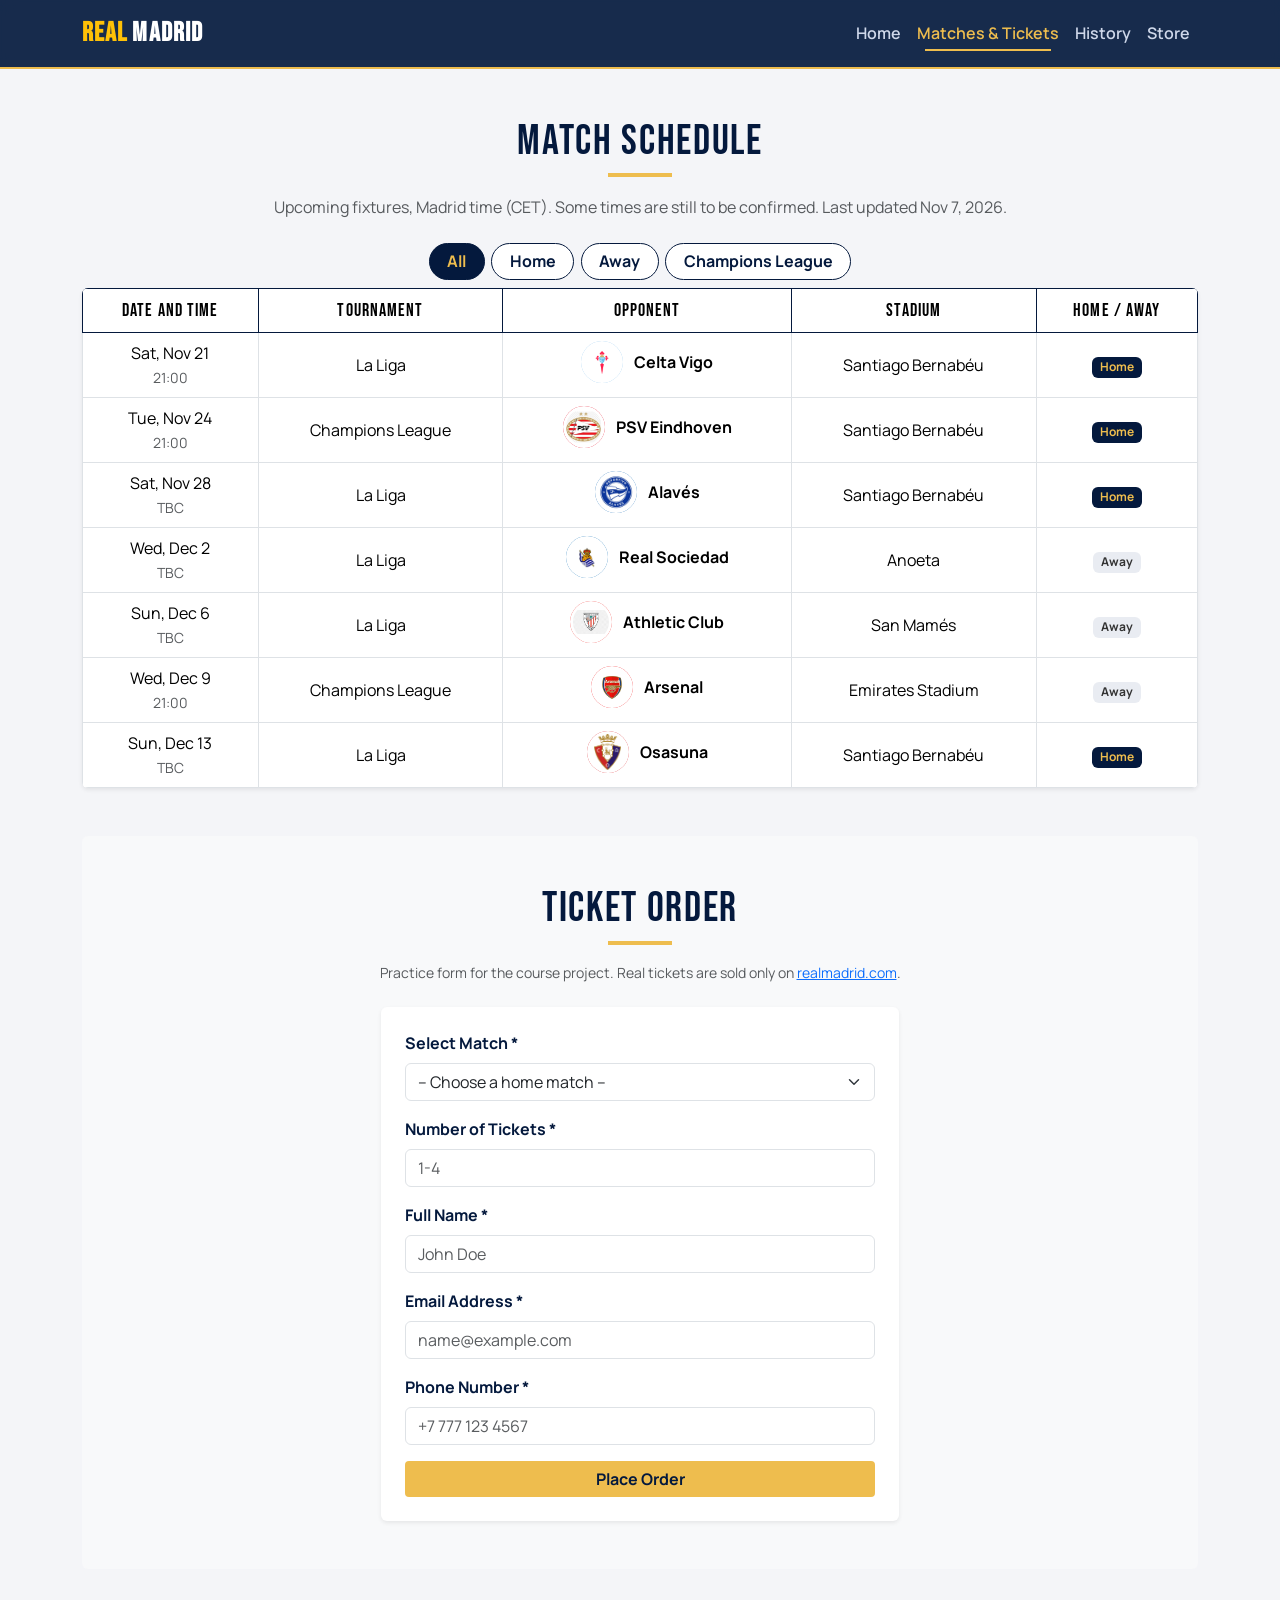
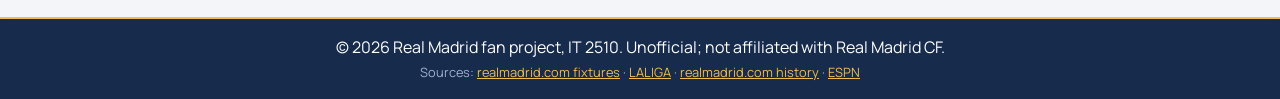
<file: matches.html>
<!DOCTYPE html>
<html lang="en">
<head>
    <meta charset="UTF-8">
    <meta name="viewport" content="width=device-width, initial-scale=1.0">
    <title>Matches & Tickets - Real Madrid</title>
    <link href="https://cdn.jsdelivr.net/npm/bootstrap@5.3.2/dist/css/bootstrap.min.css" rel="stylesheet">
    <link href="https://fonts.googleapis.com/css2?family=Bebas+Neue&family=Manrope:wght@400;600;800&display=swap" rel="stylesheet">
    <link rel="stylesheet" href="style.css">
    <link rel="stylesheet" href="theme.css">
</head>
<body>
    <nav class="navbar navbar-expand-lg navbar-dark rm-navbar sticky-top">
        <div class="container">
            <a class="navbar-brand fw-bold text-uppercase" href="index.html">
                <span class="text-warning">Real</span> Madrid
            </a>
            <button class="navbar-toggler" type="button" data-bs-toggle="collapse" data-bs-target="#navbarNav">
                <span class="navbar-toggler-icon"></span>
            </button>
            <div class="collapse navbar-collapse" id="navbarNav">
                <ul class="navbar-nav ms-auto">
                    <li class="nav-item"><a class="nav-link" href="index.html">Home</a></li>
                    <li class="nav-item"><a class="nav-link active" href="matches.html">Matches & Tickets</a></li>
                    <li class="nav-item"><a class="nav-link" href="history.html">History</a></li>
                    <li class="nav-item"><a class="nav-link" href="store.html">Store</a></li>
                </ul>
            </div>
        </div>
    </nav>

    <main class="content-wrapper container my-5">
        <h2 class="text-center mb-2 rm-title">Match Schedule</h2>
        <p class="text-center text-muted mb-4">Upcoming fixtures, Madrid time (CET). Some times are still to be confirmed. Last updated Nov 7, 2026.</p>
        <div class="text-center" id="matchFilters"><button class="filter-btn active" data-f="">All</button><button class="filter-btn" data-f="Home">Home</button><button class="filter-btn" data-f="Away">Away</button><button class="filter-btn" data-f="Champions League">Champions League</button></div>
        <div class="table-responsive shadow-sm rounded mb-5">
            <table class="table table-hover table-bordered align-middle text-center mb-0">
                <thead class="rm-table-header text-white">
                    <tr>
                        <th scope="col">Date and time</th>
                        <th scope="col">Tournament</th>
                        <th scope="col">Opponent</th>
                        <th scope="col">Stadium</th>
                        <th scope="col">Home / Away</th>
                    </tr>
                </thead>
                <tbody><tr><td>Sat, Nov 21<br><small class="text-muted">21:00</small></td><td>La Liga</td><td><span class="club"><span class="club-logo"><span style="background:#8ac3ee;color:#04193d">CEL</span><img src="images/clubs/celta.png" alt="" loading="lazy" onerror="if(!this.dataset.t){this.dataset.t=1;this.src=this.src.replace('.png','.svg')}else{this.remove()}"></span>Celta Vigo</span></td><td>Santiago Bernabéu</td><td><span class="badge badge-home">Home</span></td></tr><tr><td>Tue, Nov 24<br><small class="text-muted">21:00</small></td><td>Champions League</td><td><span class="club"><span class="club-logo"><span style="background:#e2001a;color:#fff">PSV</span><img src="images/clubs/psv.png" alt="" loading="lazy" onerror="if(!this.dataset.t){this.dataset.t=1;this.src=this.src.replace('.png','.svg')}else{this.remove()}"></span>PSV Eindhoven</span></td><td>Santiago Bernabéu</td><td><span class="badge badge-home">Home</span></td></tr><tr><td>Sat, Nov 28<br><small class="text-muted">TBC</small></td><td>La Liga</td><td><span class="club"><span class="club-logo"><span style="background:#0761af;color:#fff">ALA</span><img src="images/clubs/alaves.png" alt="" loading="lazy" onerror="if(!this.dataset.t){this.dataset.t=1;this.src=this.src.replace('.png','.svg')}else{this.remove()}"></span>Alavés</span></td><td>Santiago Bernabéu</td><td><span class="badge badge-home">Home</span></td></tr><tr><td>Wed, Dec 2<br><small class="text-muted">TBC</small></td><td>La Liga</td><td><span class="club"><span class="club-logo"><span style="background:#0067b1;color:#fff">RSO</span><img src="images/clubs/real-sociedad.png" alt="" loading="lazy" onerror="if(!this.dataset.t){this.dataset.t=1;this.src=this.src.replace('.png','.svg')}else{this.remove()}"></span>Real Sociedad</span></td><td>Anoeta</td><td><span class="badge badge-away">Away</span></td></tr><tr><td>Sun, Dec 6<br><small class="text-muted">TBC</small></td><td>La Liga</td><td><span class="club"><span class="club-logo"><span style="background:#ee2523;color:#fff">ATH</span><img src="images/clubs/athletic.png" alt="" loading="lazy" onerror="if(!this.dataset.t){this.dataset.t=1;this.src=this.src.replace('.png','.svg')}else{this.remove()}"></span>Athletic Club</span></td><td>San Mamés</td><td><span class="badge badge-away">Away</span></td></tr><tr><td>Wed, Dec 9<br><small class="text-muted">21:00</small></td><td>Champions League</td><td><span class="club"><span class="club-logo"><span style="background:#ef0107;color:#fff">ARS</span><img src="images/clubs/arsenal.png" alt="" loading="lazy" onerror="if(!this.dataset.t){this.dataset.t=1;this.src=this.src.replace('.png','.svg')}else{this.remove()}"></span>Arsenal</span></td><td>Emirates Stadium</td><td><span class="badge badge-away">Away</span></td></tr><tr><td>Sun, Dec 13<br><small class="text-muted">TBC</small></td><td>La Liga</td><td><span class="club"><span class="club-logo"><span style="background:#d91a21;color:#fff">OSA</span><img src="images/clubs/osasuna.png" alt="" loading="lazy" onerror="if(!this.dataset.t){this.dataset.t=1;this.src=this.src.replace('.png','.svg')}else{this.remove()}"></span>Osasuna</span></td><td>Santiago Bernabéu</td><td><span class="badge badge-home">Home</span></td></tr></tbody>
            </table>
        </div>

        <section class="bg-light py-5 rounded px-3">
            <div class="container">
                <h2 class="text-center mb-2 rm-title">Ticket Order</h2>
                <p class="text-center text-muted small mb-4">Practice form for the course project. Real tickets are sold only on <a href="https://www.realmadrid.com">realmadrid.com</a>.</p>
                <div class="row justify-content-center">
                    <div class="col-12 col-md-8 col-lg-6">
                        
                        <!-- Success Message Container (Hidden by default) -->
                        <div id="successMessage" class="alert alert-success fw-bold text-center" style="display: none;">
                            ✅ Your tickets have been successfully ordered! We have sent a confirmation to your email.
                        </div>

                        <!-- Added novalidate and removed HTML5 required attributes for pure JS validation -->
                        <form id="ticketForm" class="bg-white p-4 rounded shadow-sm" novalidate>
                            <!-- Field 1: Match -->
                            <div class="mb-3">
                                <label class="form-label fw-bold">Select Match *</label>
                                <select id="matchSelect" class="form-select">
                                            <option value="" disabled selected hidden>-- Choose a home match --</option>
                                            <option value="celta">Real Madrid vs Celta Vigo, Nov 21</option>
                                            <option value="psv">Real Madrid vs PSV, Nov 24 (Champions League)</option>
                                            <option value="alaves">Real Madrid vs Alavés, Nov 28</option>
                                            <option value="osasuna">Real Madrid vs Osasuna, Dec 13</option>
                                          </select>
                                <div class="invalid-feedback">Please select a match.</div>
                                <div id="matchInfo"></div>
                            </div>
                            
                            <!-- Field 2: Tickets -->
                            <div class="mb-3">
                                <label class="form-label fw-bold">Number of Tickets *</label>
                                <input type="number" id="ticketCount" class="form-control" placeholder="1-4">
                                <div class="invalid-feedback">You can order between 1 and 4 tickets.</div>
                            </div>

                            <!-- Field 3: Full Name -->
                            <div class="mb-3">
                                <label class="form-label fw-bold">Full Name *</label>
                                <input type="text" id="fullName" class="form-control" placeholder="John Doe">
                                <div class="invalid-feedback">Name must be at least 3 characters long.</div>
                            </div>
                            
                            <!-- Field 4: Email -->
                            <div class="mb-3">
                                <label class="form-label fw-bold">Email Address *</label>
                                <input type="email" id="email" class="form-control" placeholder="name@example.com">
                                <div class="invalid-feedback">Please enter a valid email format.</div>
                            </div>

                            <!-- Field 5: Phone -->
                            <div class="mb-3">
                                <label class="form-label fw-bold">Phone Number *</label>
                                <input type="tel" id="phone" class="form-control" placeholder="+7 777 123 4567">
                                <div class="invalid-feedback">Please enter a valid phone number (min 10 digits).</div>
                            </div>
                            
                            <button type="submit" class="btn btn-warning w-100 fw-bold text-dark">Place Order</button>
                        </form>
                    </div>
                </div>
            </div>
        </section>
    </main>

    <footer class="rm-navbar text-white text-center py-3 mt-auto">
        <p class="mb-1">© 2026 Real Madrid fan project, IT 2510. Unofficial; not affiliated with Real Madrid CF.</p>
        <p class="src mb-0">Sources: <a href="https://www.realmadrid.com/en-US/news/football/first-team/latest-news/el-calendario-del-real-madrid-para-la-liga-2026-27-30-06-2026">realmadrid.com fixtures</a> · <a href="https://www.laliga.com/en-GB/clubs/real-madrid/next-matches">LALIGA</a> · <a href="https://www.realmadrid.com/en-US/news/club/latest-news/123-anos-de-leyenda-06-03-2025">realmadrid.com history</a> · <a href="https://www.espn.com/soccer/story/_/id/50382502/mourinho-bellingham-real-madrid-aek-athens-champions-league">ESPN</a></p>
    </footer>

    <script src="https://code.jquery.com/jquery-3.7.1.min.js"></script>
    <script src="https://cdn.jsdelivr.net/npm/bootstrap@5.3.2/dist/js/bootstrap.bundle.min.js"></script>
    <script src="form.js"></script>
</body>
</html>
</file>
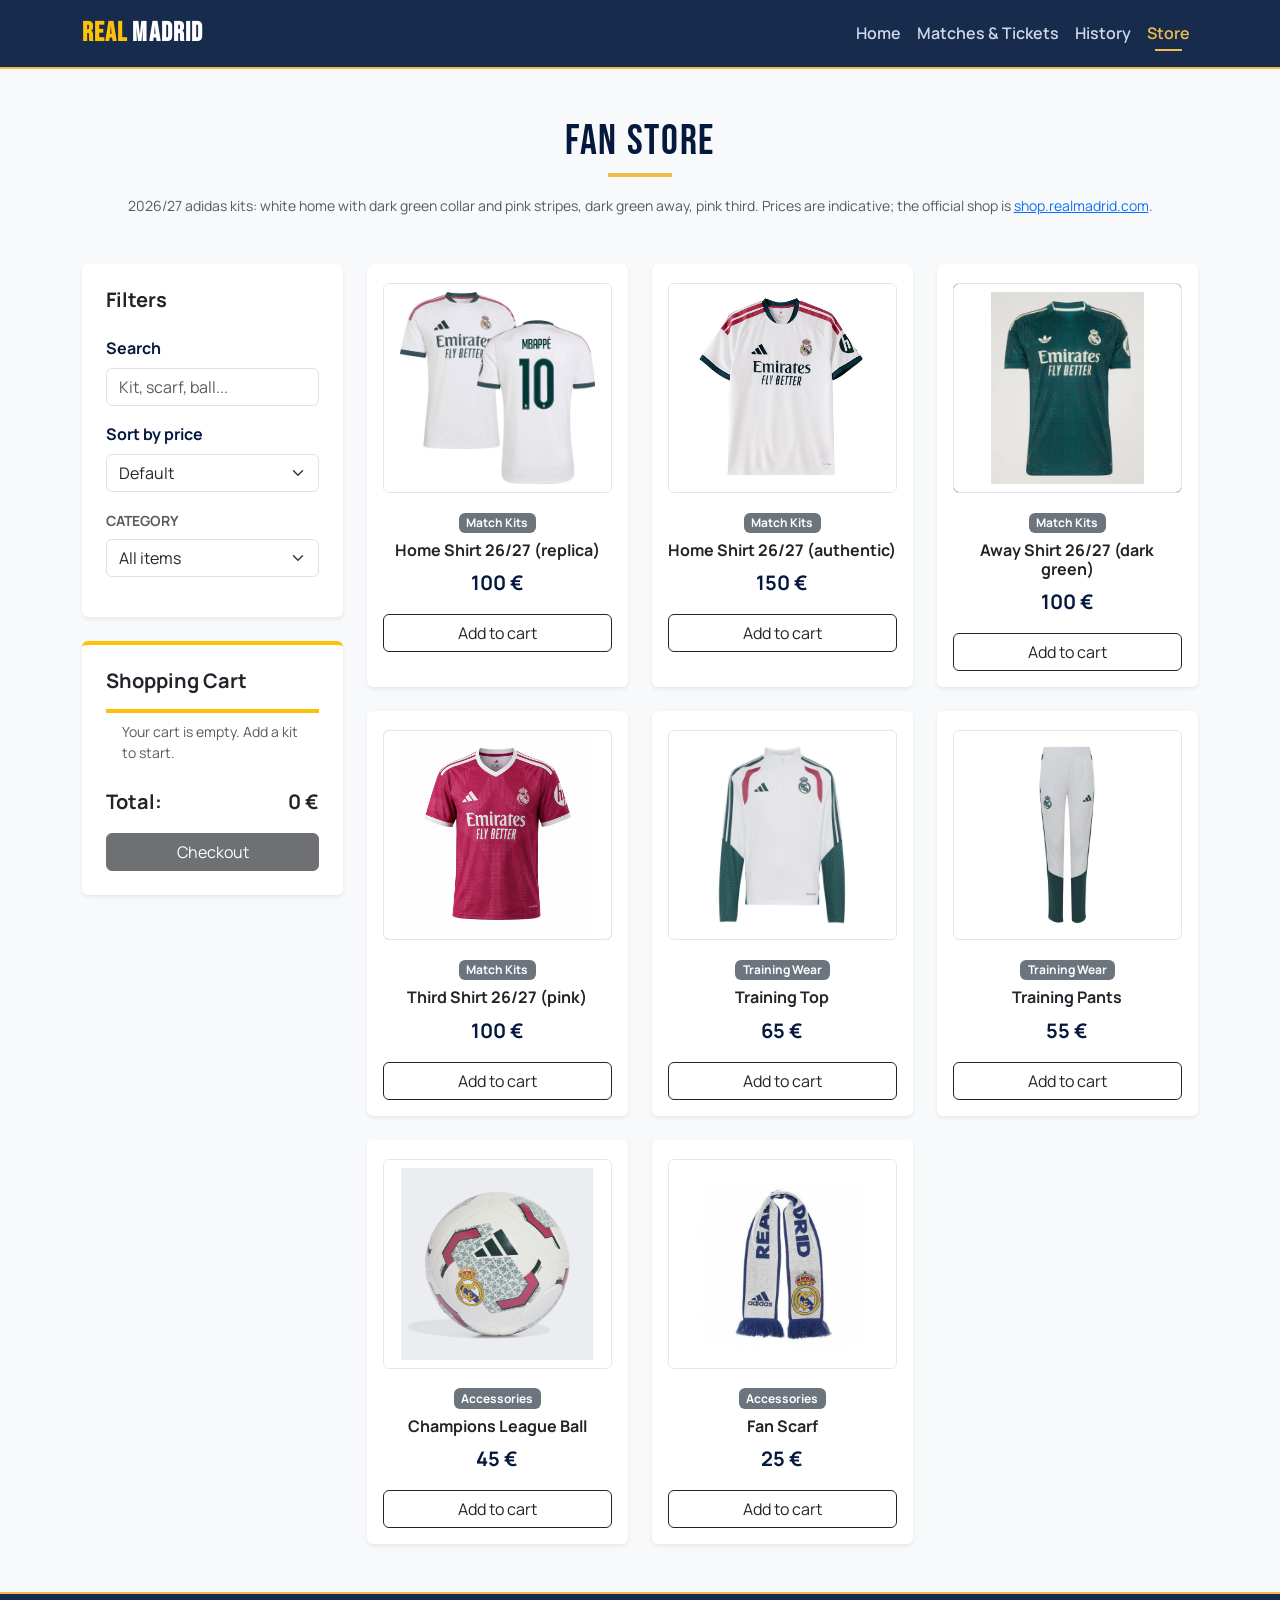
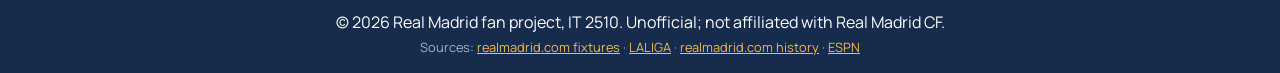
<file: store.html>
<!DOCTYPE html>
<html lang="en">
<head>
    <meta charset="UTF-8">
    <meta name="viewport" content="width=device-width, initial-scale=1.0">
    <title>Official Store - Real Madrid</title>
    <link href="https://cdn.jsdelivr.net/npm/bootstrap@5.3.2/dist/css/bootstrap.min.css" rel="stylesheet">
    <link href="https://fonts.googleapis.com/css2?family=Bebas+Neue&family=Manrope:wght@400;600;800&display=swap" rel="stylesheet">
    <link rel="stylesheet" href="style.css">
    <link rel="stylesheet" href="theme.css">
</head>
<body class="bg-light">
    <nav class="navbar navbar-expand-lg navbar-dark rm-navbar sticky-top">
        <div class="container">
            <a class="navbar-brand fw-bold text-uppercase" href="index.html">
                <span class="text-warning">Real</span> Madrid
            </a>
            <button class="navbar-toggler" type="button" data-bs-toggle="collapse" data-bs-target="#navbarNav">
                <span class="navbar-toggler-icon"></span>
            </button>
            <div class="collapse navbar-collapse" id="navbarNav">
                <ul class="navbar-nav ms-auto">
                    <li class="nav-item"><a class="nav-link" href="index.html">Home</a></li>
                    <li class="nav-item"><a class="nav-link" href="matches.html">Matches & Tickets</a></li>
                    <li class="nav-item"><a class="nav-link" href="history.html">History</a></li>
                    <li class="nav-item"><a class="nav-link active" href="store.html">Store</a></li>
                </ul>
            </div>
        </div>
    </nav>

    <div class="container my-5 content-wrapper">
        <h2 class="text-center mb-2 rm-title">Fan store</h2>
        <p class="text-center text-muted mb-5 small">2026/27 adidas kits: white home with dark green collar and pink stripes, dark green away, pink third. Prices are indicative; the official shop is <a href="https://shop.realmadrid.com">shop.realmadrid.com</a>.</p>
        
        <div class="row">
            <!-- Sidebar with Filters -->
            <aside class="col-lg-3 mb-4">
                <div class="card border-0 shadow-sm p-4 mb-4">
                    <h5 class="fw-bold mb-4">Filters</h5>
                    <div class="mb-3"><label class="form-label fw-bold" for="searchInput">Search</label>
                        <input id="searchInput" type="search" class="form-control" placeholder="Kit, scarf, ball..."></div>
                    <div class="mb-3"><label class="form-label fw-bold" for="sortSelect">Sort by price</label>
                        <select id="sortSelect" class="form-select"><option value="">Default</option><option value="asc">Low to high</option><option value="desc">High to low</option></select></div>
                    <div class="mb-3">
                        <label class="form-label text-muted small text-uppercase fw-bold">Category</label>
                        <select id="categoryFilter" class="form-select">
                            <option value="All">All items</option>
                            <option value="Match Kits">Match Kits</option>
                            <option value="Training Wear">Training Wear</option>
                            <option value="Accessories">Accessories</option>
                        </select>
                    </div>
                </div>

                <!-- Shopping Cart -->
                <div id="cartCard" class="card border-0 shadow-sm p-4 border-top border-warning border-4">
                    <h5 class="fw-bold mb-3">Shopping Cart</h5>
                    <ul id="cartItemsList" class="list-group list-group-flush mb-3 small">
                        <li class="list-group-item text-muted">Cart is empty</li>
                    </ul>
                    <div class="d-flex justify-content-between fw-bold fs-5 mb-3">
                        <span>Total:</span>
                        <span id="cartTotalSum">0 €</span>
                    </div>
                    <button id="checkoutBtn" class="btn btn-dark w-100" disabled>Checkout</button>
                </div>
            </aside>

            <!-- Product Grid -->
            <main class="col-lg-9">
                <!-- Products will be generated here by JS -->
                <div id="productGrid" class="row g-4"></div>
                <!-- Empty result message -->
                <div id="emptyMessage" class="text-center text-muted mt-5" style="display: none;">
                    <h4>No products found in this category.</h4>
                </div>
            </main>
        </div>
    </div>

    <div id="toast" class="rm-toast" role="status"></div>

    <footer class="rm-navbar text-white text-center py-3 mt-auto">
        <p class="mb-1">© 2026 Real Madrid fan project, IT 2510. Unofficial; not affiliated with Real Madrid CF.</p>
        <p class="src mb-0">Sources: <a href="https://www.realmadrid.com/en-US/news/football/first-team/latest-news/el-calendario-del-real-madrid-para-la-liga-2026-27-30-06-2026">realmadrid.com fixtures</a> · <a href="https://www.laliga.com/en-GB/clubs/real-madrid/next-matches">LALIGA</a> · <a href="https://www.realmadrid.com/en-US/news/club/latest-news/123-anos-de-leyenda-06-03-2025">realmadrid.com history</a> · <a href="https://www.espn.com/soccer/story/_/id/50382502/mourinho-bellingham-real-madrid-aek-athens-champions-league">ESPN</a></p>
    </footer>

    <script src="https://code.jquery.com/jquery-3.7.1.min.js"></script>
    <script src="https://cdn.jsdelivr.net/npm/bootstrap@5.3.2/dist/js/bootstrap.bundle.min.js"></script>
    <script src="store.js"></script>
</body>
</html>
</file>
<file: style.css>
/* Базовые цвета Реал Мадрид */
:root {
    --rm-blue: #04193d;
    --rm-gold: #eebd4e;
    --rm-white: #ffffff;
}

body {
    font-family: 'Segoe UI', Tahoma, Geneva, Verdana, sans-serif;
    display: flex;
    flex-direction: column;
    min-height: 100vh;
}

main, .content-wrapper {
    flex: 1;
}

/* Стилизация компонентов Bootstrap под цвета клуба */
.rm-navbar {
    background-color: var(--rm-blue);
}

.rm-title {
    color: var(--rm-blue);
    font-weight: 700;
    text-transform: uppercase;
}

.btn-warning {
    background-color: var(--rm-gold);
    border: none;
}
.btn-warning:hover {
    background-color: #d1a33a;
}

/* Секция "СОСТАВ КОМАНДЫ" */
.custom-squad-section {
    padding: 60px 20px;
    background-color: #f0f2f5;
}
.custom-container {
    max-width: 1200px;
    margin: 0 auto;
}
.custom-heading {
    text-align: center;
    font-size: 2rem;
    color: var(--rm-blue);
    margin-bottom: 30px;
    text-transform: uppercase;
    font-weight: bold;
}
.custom-grid {
    display: grid;
    grid-template-columns: 1fr;
    gap: 20px;
}
.player-card {
    background-color: var(--rm-white);
    border-radius: 10px;
    overflow: hidden;
    position: relative;
    box-shadow: 0 4px 15px rgba(0,0,0,0.1);
    transition: transform 0.3s ease;
    isolation: isolate; /* ИСПРАВЛЕНИЕ: не дает фото вылезать за рамки */
}
.player-info {
    padding: 20px;
    text-align: center;
}
.player-name {
    font-size: 1.2rem;
    margin: 0 0 5px 0;
    color: var(--rm-blue);
}
.player-role {
    color: #666;
    margin: 0;
    font-size: 0.9rem;
}
.player-stats {
    position: absolute;
    top: 0;
    left: 0;
    width: 100%;
    height: 250px;
    background-color: rgba(4, 25, 61, 0.9);
    color: var(--rm-gold);
    display: flex;
    flex-direction: column;
    justify-content: center;
    align-items: center;
    opacity: 0;
    transition: opacity 0.3s ease;
}
.player-card:hover .player-stats {
    opacity: 1;
}
.player-photo {
    position: relative;
    height: 250px;
    background-color: #212529;
    display: flex;
    align-items: center;
    justify-content: center;
    overflow: hidden;
    border-top-left-radius: 10px; /* ИСПРАВЛЕНИЕ: скругление углов для фото */
    border-top-right-radius: 10px; /* ИСПРАВЛЕНИЕ: скругление углов для фото */
}
.player-photo img {
    position: absolute;
    top: 0;
    left: 0;
    width: 100%;
    height: 100%;
    object-fit: cover;
    object-position: bottom center; 
}
@media (min-width: 768px) {
    .custom-grid { grid-template-columns: repeat(2, 1fr); gap: 30px; }
    .player-name { font-size: 1.5rem; }
}
@media (min-width: 1280px) {
    .custom-grid { grid-template-columns: repeat(3, 1fr); gap: 40px; }
    .custom-heading { font-size: 2.5rem; margin-bottom: 50px; }
}

.rm-table-header {
    background-color: var(--rm-blue);
    border-color: var(--rm-blue);
}
.form-label.fw-bold {
    color: var(--rm-blue);
}

/* JQuery Effects / Hover states */
.store-card {
    transition: transform 0.2s, box-shadow 0.2s;
}
.store-card:hover {
    transform: translateY(-5px);
    box-shadow: 0 10px 20px rgba(0,0,0,0.15) !important;
}
.history-era-title {
    cursor: pointer;
    user-select: none;
}
.history-era-title:hover {
    color: var(--rm-gold) !important;
}
#backToTop {
    display: none;
    position: fixed;
    bottom: 20px;
    right: 20px;
    z-index: 99;
}

.history-era-content img,
.accordion-body img,
.history-card img {
    max-width: 100% !important;
    height: auto !important;
    display: block;
    margin: 0 auto;
}

/* History бөліміндегі барлық суреттерді біркелкі 16:9 өлшеміне келтіру */
.era-photo {
    width: 100% !important;
    max-width: 100% !important;
    aspect-ratio: 16 / 9 !important; /* Барлығы бірдей кино форматта болады */
    height: auto !important;
    max-height: 420px !important;
    object-fit: cover !important;    /* Сурет созылмайды, артығын шетінен әдемі қияды */
    object-position: center top !important; /* Басты/адамдарды орталап көрсетеді */
    display: block !important;
    border-radius: 8px !important;
    margin-bottom: 1rem !important;
}
</file>
<file: theme.css>
/* Bernabéu night theme — loaded after style.css */
:root{--ink:#04193d;--ink2:#0a2a5e;--gold:#eebd4e;--line:rgba(238,189,78,.35)}
body{font-family:'Manrope','Segoe UI',sans-serif;background:#f4f5f8;color:#1b2333}
h1,h2,h3,.display-4,.rm-title,.navbar-brand{font-family:'Bebas Neue','Oswald',Impact,sans-serif;letter-spacing:.04em;font-weight:400}
.rm-title{font-size:2.6rem;color:var(--ink);text-transform:none;font-weight:400;position:relative;padding-bottom:.6rem}
.rm-title::after{content:"";display:block;width:64px;height:4px;background:var(--gold);margin:.4rem auto 0}
.navbar-brand{font-size:1.7rem}
.rm-navbar{background:rgba(4,25,61,.92)!important;backdrop-filter:blur(8px);border-bottom:2px solid var(--gold)}
.rm-navbar .nav-link{color:#cfd8ea;font-weight:600;padding:.5rem 1rem;position:relative}
.rm-navbar .nav-link.active,.rm-navbar .nav-link:hover{color:var(--gold)}
.rm-navbar .nav-link.active::after{content:"";position:absolute;left:1rem;right:1rem;bottom:2px;height:2px;background:var(--gold)}

/* Hero: stadium floodlights + pitch stripes */
.hero-night{position:relative;overflow:hidden;color:#fff;padding:5rem 0 4.5rem;
background:radial-gradient(ellipse 60% 80% at 75% 0%,rgba(238,189,78,.28),transparent 60%),
repeating-linear-gradient(90deg,rgba(255,255,255,.025) 0 70px,transparent 70px 140px),
linear-gradient(180deg,#04193d,#020d22)}
.hero-night::after{content:"";position:absolute;left:50%;bottom:-180px;width:360px;height:360px;margin-left:-180px;border:2px solid var(--line);border-radius:50%;pointer-events:none}
.hero-title{font-size:clamp(4rem,12vw,9rem);line-height:.88;margin:0;color:transparent;-webkit-text-stroke:2px var(--gold)}
.hero-title span{display:block;color:#fff;-webkit-text-stroke:0}
.hero-night .lead{color:#b9c6e0;max-width:34rem}
.crest{filter:drop-shadow(0 0 40px rgba(238,189,78,.45));animation:float 6s ease-in-out infinite}
@keyframes float{50%{transform:translateY(-12px)}}
.countdown{display:flex;gap:.75rem;margin:1.5rem 0}
.countdown div{min-width:78px;text-align:center;padding:.6rem .4rem;border:1px solid var(--line);border-radius:6px;background:rgba(255,255,255,.05)}
.countdown b{display:block;font:400 2.4rem/1 'Bebas Neue',sans-serif;color:var(--gold)}
.countdown small{color:#9fb0d0;font-size:.75rem}
.next-label{color:#9fb0d0;font-size:.9rem;margin:0}
.last-match{display:inline-block;border-left:4px solid var(--gold);padding:.4rem 1rem;background:rgba(255,255,255,.07);margin-bottom:1.5rem}
.btn-warning{color:#04193d!important;font-weight:700;border-radius:4px;padding-inline:1.6rem}
.btn-warning:hover{background:#fff!important}

/* Cards, tables, forms */
.store-card{border-radius:6px!important;border-top:3px solid transparent!important}
.store-card:hover{border-top-color:var(--gold)!important}
.rm-table-header th{font-family:'Bebas Neue',sans-serif;font-weight:400;letter-spacing:.06em;font-size:1.15rem}
.form-control:focus,.form-select:focus{border-color:var(--gold);box-shadow:0 0 0 .2rem rgba(238,189,78,.3)}
.era-section{border-left:4px solid var(--gold)!important;background:#fff!important}
.carousel-inner{background:linear-gradient(135deg,#04193d,#0a2a5e)!important}
.player-name{font-family:'Bebas Neue',sans-serif;letter-spacing:.04em;font-weight:400}
footer.rm-navbar{border-top:2px solid var(--gold);border-bottom:0}
.cart-bounce{animation:pop .35s}
@keyframes pop{50%{transform:scale(1.04)}}
a:focus-visible,button:focus-visible,.history-era-title:focus-visible{outline:3px solid var(--gold);outline-offset:2px}
@media (prefers-reduced-motion:reduce){*{animation:none!important;transition:none!important}}

/* Real-data additions */
.shirt-no{position:absolute;inset:0;display:flex;align-items:center;justify-content:center;font:400 9rem/1 'Bebas Neue',sans-serif;color:transparent;-webkit-text-stroke:2px var(--gold);background:linear-gradient(160deg,#0a2a5e,#04193d)}
.custom-grid{grid-template-columns:repeat(auto-fit,minmax(230px,1fr))!important;gap:24px!important}
.player-info .small{color:#555}
.badge-home{background:var(--ink);color:var(--gold)}
.badge-away{background:#e9ecf2;color:#333}
.src{font-size:.8rem;color:#9fb0d0}.src a{color:var(--gold)}
.fact-box{border-left:4px solid var(--gold);background:#fff;padding:1rem 1.25rem}
.stat-big{font:400 4.5rem/1 'Bebas Neue',sans-serif;color:var(--gold)}

.player-stats{height:280px;z-index:2}
.product-img{position:relative;height:210px;display:flex;align-items:center;justify-content:center;font-size:5rem;border:1px solid #e3e6ee;border-radius:6px;overflow:hidden}
.product-img img{position:absolute;inset:0;width:100%;height:100%;object-fit:contain;padding:8px;background:inherit}

/* Wow layer */
.hero-title{animation:rise .9s cubic-bezier(.2,.8,.2,1) both}
.hero-title span{animation:rise .9s .15s cubic-bezier(.2,.8,.2,1) both}
.hero-night .lead,.hero-night .last-match{animation:rise .8s .35s both}
.hero-night .countdown,.hero-night .next-label,.hero-night .btn{animation:rise .8s .5s both}
@keyframes rise{from{opacity:0;transform:translateY(36px)}}
.stats-strip{background:var(--ink);border-top:2px solid var(--gold);border-bottom:2px solid var(--gold);color:#fff}
.stats-strip .stat{padding:1.6rem 1rem;text-align:center}
.stats-strip .stat b{font:400 4.2rem/1 'Bebas Neue',sans-serif;color:var(--gold);display:block}
.stats-strip small{color:#9fb0d0}
.player-card{transition:transform .3s,box-shadow .3s}
.player-card:hover{transform:translateY(-8px);box-shadow:0 14px 30px rgba(4,25,61,.35),0 0 0 2px var(--gold)}
.filter-btn{border:1px solid var(--ink);background:#fff;color:var(--ink);font-weight:700;border-radius:999px;padding:.35rem 1.1rem;margin:0 .2rem .5rem}
.filter-btn.active,.filter-btn:hover{background:var(--ink);color:var(--gold)}
#matchInfo{display:none;border-left:4px solid var(--gold);background:#f4f5f8;padding:.6rem .9rem;margin-top:.6rem;font-size:.9rem}
.rm-toast{display:none;position:fixed;left:20px;bottom:20px;z-index:100;background:var(--ink);color:#fff;border-left:4px solid var(--gold);padding:.8rem 1.2rem;border-radius:4px;box-shadow:0 8px 24px rgba(0,0,0,.3)}

/* Stadium scene */
.hero-night{padding-bottom:13rem}
.hero-night::after{display:none}
.hero-night>.container{position:relative;z-index:2}
.stadium{position:absolute;left:0;right:0;bottom:0;z-index:1;line-height:0}
.stadium svg{width:100%;height:auto;min-height:150px;display:block}
.crowd{animation:twinkle 3s ease-in-out infinite alternate}
@keyframes twinkle{from{opacity:.45}to{opacity:1}}
.ball-run{animation:run 9s linear infinite}
@keyframes run{from{transform:translateX(-60px)}to{transform:translateX(1260px)}}
.ball-bounce{animation:bounce .9s infinite}
@keyframes bounce{0%,100%{transform:translateY(0);animation-timing-function:cubic-bezier(.2,.6,.4,1)}50%{transform:translateY(-48px);animation-timing-function:cubic-bezier(.6,0,.8,.4)}}
.ball-shadow{animation:shade .9s infinite;transform-origin:0 268px}
@keyframes shade{0%,100%{transform:scale(1)}50%{transform:scale(.55)}}
.ball-spin{animation:spin 1s linear infinite;transform-origin:0 250px}
@keyframes spin{to{transform:rotate(360deg)}}
@media (prefers-reduced-motion:reduce){.ball-run{transform:translateX(600px)}}
/* Opponent logos */
.club{display:inline-flex;align-items:center;gap:.7rem;font-weight:700}
.club-logo{position:relative;width:42px;height:42px;flex:none}
.club-logo span{position:absolute;inset:0;border-radius:50%;display:flex;align-items:center;justify-content:center;font:400 1rem 'Bebas Neue',sans-serif;letter-spacing:.04em;color:#fff}
.club-logo img{position:absolute;inset:0;width:100%;height:100%;object-fit:contain;background:#fff;border-radius:50%;padding:3px}

/* Bernabéu details */
.led{animation:ledmove 14s linear infinite}
@keyframes ledmove{to{transform:translateX(-400px)}}
.stadium-photo{position:absolute;inset:0;z-index:0;opacity:0;transition:opacity 1s;
background:linear-gradient(180deg,rgba(2,13,34,.88),rgba(2,13,34,.5) 55%,rgba(2,13,34,.9)),url('images/bernabeu.jpg') center/cover}
.has-photo .stadium-photo{opacity:1}
.era-photo,
.player-photo img,
.product-img img,
.club-logo img{object-fit:contain !important}

.player-photo img{object-position:center bottom !important;background:#04193d}
.era-photo{height:auto !important;max-height:440px;background:#04193d}
.product-img img{background:#fff}
.club-logo img{background:#fff}
/* Round bowl */
.stadium svg{-webkit-mask-image:linear-gradient(to bottom,transparent 0,#000 22%);mask-image:linear-gradient(to bottom,transparent 0,#000 22%)}
.led{animation:ledglow 1.6s ease-in-out infinite alternate}
@keyframes ledglow{from{opacity:.55}to{opacity:1}}
.ball-run{animation:run2 9s linear infinite}
@keyframes run2{0%{transform:translateX(130px);opacity:0}8%{opacity:1}92%{opacity:1}100%{transform:translateX(1070px);opacity:0}}
/* Светлый фон под цвет студийных фото Реала — убирает темно-синие полосы */
.player-photo,
.player-photo .shirt-no {
    background: #dcd8e8 !important;
}

/* Выравниваем по голове (сверху) без обрезки лиц */
.player-photo img {
    width: 100% !important;
    height: 100% !important;
    object-fit: cover !important;
    object-position: center top !important;
    transform: none !important;
}
</file>
